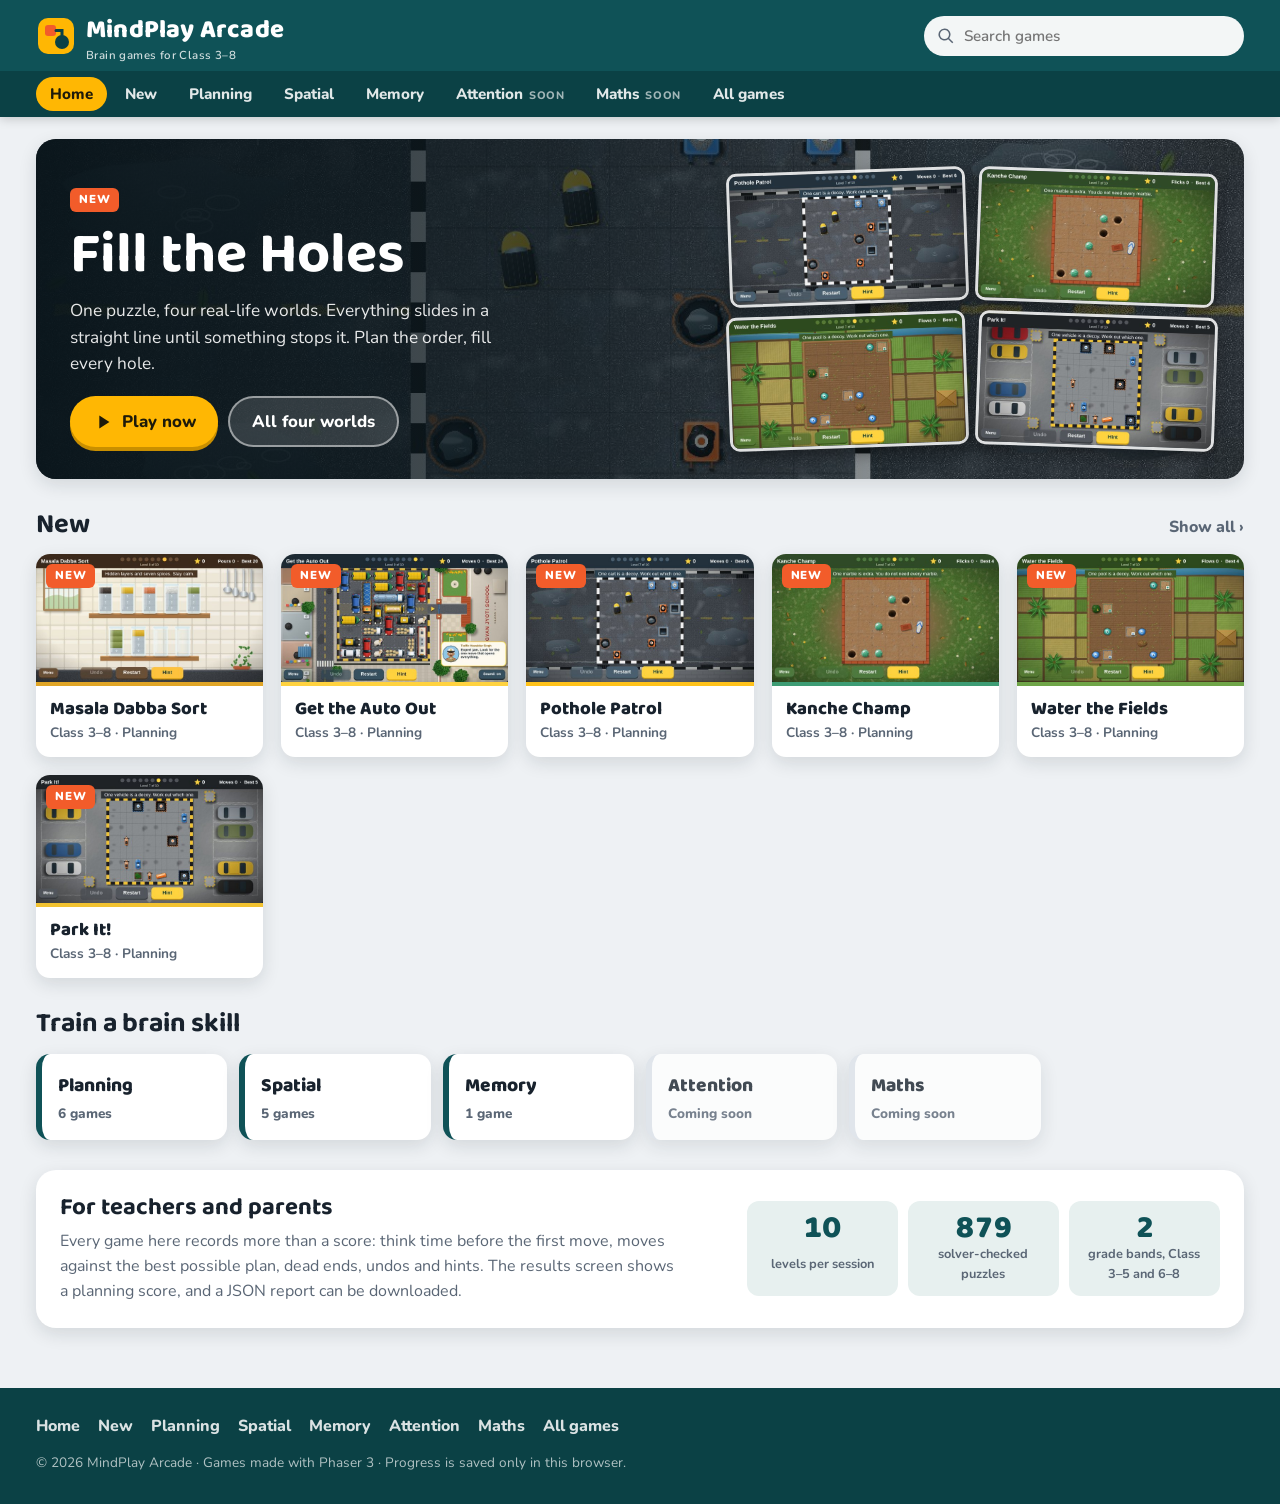
<file: index.html>
<!DOCTYPE html>
<html lang="en">
<head>
  <meta charset="UTF-8">
  <meta name="viewport" content="width=device-width, initial-scale=1, viewport-fit=cover">
  <title>MindPlay Arcade</title>
  <meta name="description" content="Free brain games for Class 3 to 8: planning puzzles set in real Indian places.">
  <link rel="preconnect" href="https://fonts.googleapis.com">
  <link rel="preconnect" href="https://fonts.gstatic.com" crossorigin>
  <link href="https://fonts.googleapis.com/css2?family=Baloo+2:wght@600;800&family=Nunito:wght@400;600;700;800;900&display=swap" rel="stylesheet">
  <link rel="stylesheet" href="css/portal.css">
</head>
<body>
  <header class="site-header">
    <div class="wrap brand-row">
      <a class="logo" href="#home" aria-label="Home">
        <svg viewBox="0 0 40 40" aria-hidden="true">
          <rect x="2" y="2" width="36" height="36" rx="10" fill="#ffb703"/>
          <circle cx="26" cy="26" r="7" fill="#0b4145"/>
          <rect x="9" y="9" width="11" height="11" rx="3" fill="#f25c2a"/>
          <path d="M20 14.5h6v5" stroke="#0b4145" stroke-width="3" fill="none" stroke-linecap="round"/>
        </svg>
        <span><span data-site-name>MindPlay Arcade</span><small>Brain games for Class 3–8</small></span>
      </a>
      <form class="search" id="searchForm" role="search">
        <svg viewBox="0 0 24 24" aria-hidden="true"><path d="M10 4a6 6 0 1 1 0 12 6 6 0 0 1 0-12zm0-2a8 8 0 1 0 4.9 14.3l5.4 5.4 1.4-1.4-5.4-5.4A8 8 0 0 0 10 2z"/></svg>
        <input id="search" type="search" placeholder="Search games" aria-label="Search games" autocomplete="off">
      </form>
    </div>
    <div class="cat-bar-wrap">
      <nav class="wrap cat-bar" id="catBar" aria-label="Categories"></nav>
    </div>
  </header>

  <main class="wrap" id="view"></main>

  <footer class="site-footer">
    <div class="wrap foot-grid">
      <nav class="foot-nav" id="footNav" aria-label="Footer"></nav>
      <p class="foot-note">© <span data-site-year>2026</span> <span data-site-name>MindPlay Arcade</span> · Games made with Phaser 3 · Progress is saved only in this browser.</p>
    </div>
  </footer>

  <script src="js/Catalog.js"></script>
  <script src="js/ResultStore.js"></script>
  <script src="js/TileView.js"></script>
  <script src="js/HomeView.js"></script>
  <script src="js/CategoryView.js"></script>
  <script src="js/GameView.js"></script>
  <script src="js/Router.js"></script>
  <script src="js/PortalApp.js"></script>
</body>
</html>
</file>
<file: css/portal.css>
/* MindPlay Arcade — game portal styles
   Layout: sticky brand bar + scrolling category strip, a wide featured banner,
   then tile grids in sections; each game gets its own page with a 16:9 player. */
:root {
  --bg: #eef1f4;
  --surface: #ffffff;
  --ink: #18222d;
  --muted: #5a6675;
  --line: #dde3ea;
  --brand: #0f5257;
  --brand-ink: #ffffff;
  --brand-2: #0b4145;
  --accent: #ffb703;
  --accent-ink: #1e1a0a;
  --hot: #f25c2a;
  --chip: #e7f0ef;
  --chip-ink: #0f5257;
  --shadow: 0 6px 18px rgba(18, 34, 45, 0.12);
  --display: "Baloo 2", "Trebuchet MS", Arial, sans-serif;
  --body: "Nunito", "Segoe UI", Arial, sans-serif;
  --radius: 14px;
  color-scheme: light;
}
@media (prefers-color-scheme: dark) {
  :root:not([data-theme="light"]) {
    --bg: #11171c;
    --surface: #1b232b;
    --ink: #eef2f6;
    --muted: #9eabb9;
    --line: #2b3640;
    --brand: #0c4448;
    --brand-2: #08353a;
    --chip: #203a3c;
    --chip-ink: #bfe6e2;
    --shadow: 0 6px 18px rgba(0, 0, 0, 0.4);
    color-scheme: dark;
  }
}
:root[data-theme="dark"] {
  --bg: #11171c;
  --surface: #1b232b;
  --ink: #eef2f6;
  --muted: #9eabb9;
  --line: #2b3640;
  --brand: #0c4448;
  --brand-2: #08353a;
  --chip: #203a3c;
  --chip-ink: #bfe6e2;
  --shadow: 0 6px 18px rgba(0, 0, 0, 0.4);
  color-scheme: dark;
}

* { box-sizing: border-box; }
html, body { margin: 0; }
body {
  background: var(--bg);
  color: var(--ink);
  font: 16px/1.55 var(--body);
}
a { color: inherit; }
img { max-width: 100%; display: block; }
h1, h2, h3 { font-family: var(--display); line-height: 1.15; margin: 0; text-wrap: balance; }
:focus-visible { outline: 3px solid var(--accent); outline-offset: 2px; }
.wrap {
  max-width: 1240px;
  margin: 0 auto;
  padding-left: max(16px, env(safe-area-inset-left, 0px));
  padding-right: max(16px, env(safe-area-inset-right, 0px));
}

/* ---------------- header */
body::before {
  content: "";
  position: fixed;
  inset: 0 0 auto;
  height: env(safe-area-inset-top, 0px);
  background: var(--brand);
  z-index: 10;
}
.site-header {
  position: sticky;
  top: env(safe-area-inset-top, 0px);
  z-index: 5;
  background: var(--brand);
  color: var(--brand-ink);
  box-shadow: 0 2px 10px rgba(0, 0, 0, 0.18);
}
.brand-row {
  display: flex;
  align-items: center;
  gap: 16px;
  padding-block: 10px;
}
.logo {
  display: flex;
  align-items: center;
  gap: 10px;
  text-decoration: none;
  font-family: var(--display);
  font-weight: 800;
  font-size: 1.6rem;
  letter-spacing: 0.2px;
  white-space: nowrap;
}
.logo svg { width: 40px; height: 40px; flex: none; }
.logo small {
  display: block;
  font: 600 0.72rem/1 var(--body);
  opacity: 0.8;
  letter-spacing: 0.4px;
}
.search {
  margin-left: auto;
  flex: 0 1 320px;
  min-width: 0;
  position: relative;
}
.search input {
  width: 100%;
  border: 0;
  border-radius: 999px;
  padding: 10px 16px 10px 40px;
  font: 600 0.95rem var(--body);
  background: rgba(255, 255, 255, 0.95);
  color: #18222d;
}
.search svg { position: absolute; left: 13px; top: 50%; width: 18px; height: 18px; transform: translateY(-50%); fill: #5a6675; }
.cat-bar-wrap { background: var(--brand-2); }
.cat-bar {
  display: flex;
  gap: 4px;
  overflow-x: auto;
  scrollbar-width: none;
  padding-block: 6px;
}
.cat-bar::-webkit-scrollbar { display: none; }
.cat-bar a {
  flex: none;
  text-decoration: none;
  font: 800 0.95rem var(--body);
  padding: 7px 14px;
  border-radius: 999px;
  color: rgba(255, 255, 255, 0.88);
}
.cat-bar a small {
  margin-left: 6px;
  font-size: 0.68rem;
  text-transform: uppercase;
  letter-spacing: 0.6px;
  opacity: 0.7;
}
.cat-bar a:hover { background: rgba(255, 255, 255, 0.1); color: #fff; }
.cat-bar a.is-active { background: var(--accent); color: var(--accent-ink); }

/* ---------------- hero */
main { padding-block: 22px 40px; }
.hero {
  position: relative;
  overflow: hidden;
  border-radius: 20px;
  min-height: 340px;
  background-color: #0d1a20;
  background-position: center;
  background-size: cover;
  background-repeat: no-repeat;
  color: #fff;
  display: grid;
  grid-template-columns: minmax(0, 1.1fr) minmax(0, 0.9fr);
  align-items: end;
  box-shadow: var(--shadow);
}
.hero-shade {
  position: absolute;
  inset: 0;
  background: linear-gradient(90deg, rgba(8, 20, 26, 0.92) 0%, rgba(8, 20, 26, 0.7) 45%, rgba(8, 20, 26, 0.15) 100%);
}
.hero-text { position: relative; padding: 34px 34px 32px; display: grid; gap: 10px; justify-items: start; }
.hero h1 { font-size: clamp(2.2rem, 5vw, 3.6rem); }
.hero-sub { margin: 0; max-width: 46ch; font-size: 1.08rem; color: rgba(255, 255, 255, 0.9); }
.hero-actions { display: flex; flex-wrap: wrap; gap: 10px; margin-top: 8px; }
.hero-worlds {
  position: relative;
  display: grid;
  grid-template-columns: repeat(2, minmax(0, 1fr));
  gap: 10px;
  padding: 28px;
  align-self: center;
}
.hero-worlds img {
  border-radius: 10px;
  border: 3px solid rgba(255, 255, 255, 0.85);
  box-shadow: 0 6px 16px rgba(0, 0, 0, 0.4);
  aspect-ratio: 16 / 9;
  object-fit: cover;
}
.hero-worlds img:nth-child(odd) { transform: rotate(-2deg); }
.hero-worlds img:nth-child(even) { transform: rotate(2deg); }

/* ---------------- buttons, badges, chips */
.btn {
  display: inline-flex;
  align-items: center;
  gap: 8px;
  text-decoration: none;
  font: 800 1.05rem var(--body);
  padding: 12px 22px;
  border-radius: 999px;
  border: 0;
  cursor: pointer;
}
.btn svg { width: 22px; height: 22px; fill: currentColor; }
.btn-play { background: var(--accent); color: var(--accent-ink); box-shadow: 0 4px 0 #c98f00; }
.btn-play:hover { transform: translateY(-1px); }
.btn-ghost { background: rgba(255, 255, 255, 0.14); color: #fff; border: 2px solid rgba(255, 255, 255, 0.5); }
.badge {
  display: inline-block;
  font: 900 0.72rem/1 var(--body);
  text-transform: uppercase;
  letter-spacing: 0.8px;
  padding: 6px 9px;
  border-radius: 6px;
}
.badge-new { background: var(--hot); color: #fff; }
.chips { display: flex; flex-wrap: wrap; gap: 6px; }
.chip {
  font: 800 0.8rem var(--body);
  padding: 5px 10px;
  border-radius: 999px;
  background: var(--chip);
  color: var(--chip-ink);
}
.chip-new { background: var(--hot); color: #fff; }
.chip-skill { background: var(--accent); color: var(--accent-ink); }

/* ---------------- sections and tiles */
.block { margin-top: 30px; }
.page-top { margin-top: 4px; }
.block-head { display: flex; align-items: baseline; gap: 12px; margin-bottom: 14px; }
.block-head h2 { font-size: 1.7rem; }
.block-head h2 a { text-decoration: none; }
.block-head h2 a:hover { color: var(--brand); }
.page-title { font-size: 2.1rem; }
.count, .show-all { color: var(--muted); font-weight: 800; }
.show-all { margin-left: auto; text-decoration: none; }
.show-all:hover { color: var(--ink); }
.tile-grid {
  display: grid;
  grid-template-columns: repeat(auto-fill, minmax(220px, 1fr));
  gap: 18px;
}
.tile {
  display: flex;
  flex-direction: column;
  text-decoration: none;
  background: var(--surface);
  border-radius: var(--radius);
  overflow: hidden;
  box-shadow: var(--shadow);
  transition: transform 0.18s ease, box-shadow 0.18s ease;
}
.tile:hover { transform: translateY(-4px); box-shadow: 0 12px 24px rgba(18, 34, 45, 0.2); }
.tile-media { position: relative; display: block; aspect-ratio: 16 / 9; background: #0d1a20; }
.tile-media img { width: 100%; height: 100%; object-fit: cover; }
.tile-media .badge { position: absolute; top: 10px; left: 10px; }
.tile-play {
  position: absolute;
  inset: 0;
  display: grid;
  place-items: center;
  background: rgba(8, 20, 26, 0.35);
  opacity: 0;
  transition: opacity 0.18s ease;
}
.tile-play svg {
  width: 58px;
  height: 58px;
  padding: 14px 12px 14px 16px;
  border-radius: 50%;
  background: var(--accent);
  fill: var(--accent-ink);
}
.tile:hover .tile-play, .tile:focus-visible .tile-play { opacity: 1; }
.tile-body { display: grid; gap: 2px; padding: 12px 14px 14px; border-top: 4px solid var(--tile-accent, var(--accent)); }
.tile-title { font: 800 1.15rem/1.2 var(--display); }
.tile-meta { font-size: 0.85rem; color: var(--muted); font-weight: 700; }

.skills { display: grid; grid-template-columns: repeat(auto-fill, minmax(170px, 1fr)); gap: 12px; }
.skill {
  text-decoration: none;
  background: var(--surface);
  border-radius: var(--radius);
  padding: 16px;
  display: grid;
  gap: 2px;
  box-shadow: var(--shadow);
  border-left: 6px solid var(--brand);
}
.skill:hover { transform: translateY(-2px); }
.skill-name { font: 800 1.2rem var(--display); }
.skill-count { font-size: 0.85rem; font-weight: 800; color: var(--muted); }
.skill-soon { border-left-color: var(--line); opacity: 0.8; }

.teachers {
  background: var(--surface);
  border-radius: 20px;
  padding: 24px;
  display: grid;
  grid-template-columns: minmax(0, 1.4fr) minmax(0, 1fr);
  gap: 24px;
  align-items: center;
  box-shadow: var(--shadow);
}
.teachers p { margin: 8px 0 0; color: var(--muted); max-width: 62ch; }
.facts { list-style: none; margin: 0; padding: 0; display: grid; grid-template-columns: repeat(3, minmax(0, 1fr)); gap: 10px; }
.facts li { background: var(--chip); border-radius: 12px; padding: 12px; text-align: center; display: grid; }
.facts strong { font: 800 2rem/1 var(--display); color: var(--chip-ink); font-variant-numeric: tabular-nums; }
.facts span { font-size: 0.8rem; font-weight: 700; color: var(--muted); }

.empty, .muted { color: var(--muted); }
.soon {
  background: var(--surface);
  border-radius: 20px;
  padding: 34px;
  text-align: center;
  display: grid;
  gap: 10px;
  justify-items: center;
  box-shadow: var(--shadow);
}
.soon p { margin: 0; color: var(--muted); }

/* ---------------- game page */
.crumbs { display: flex; flex-wrap: wrap; gap: 8px; font-weight: 800; font-size: 0.9rem; color: var(--muted); margin-bottom: 12px; }
.crumbs a { text-decoration: none; color: var(--brand); }
:root[data-theme="dark"] .crumbs a { color: #7fd0c8; }
@media (prefers-color-scheme: dark) { :root:not([data-theme="light"]) .crumbs a { color: #7fd0c8; } }
.game-layout { display: grid; grid-template-columns: minmax(0, 2fr) minmax(0, 1fr); gap: 20px; align-items: start; }
.player {
  position: relative;
  aspect-ratio: 16 / 9;
  max-width: 100%;
  border-radius: 16px;
  overflow: hidden;
  background: #0d1a20;
  box-shadow: var(--shadow);
}
.player-poster { position: absolute; inset: 0; width: 100%; height: 100%; object-fit: cover; }
.player-shade { position: absolute; inset: 0; background: rgba(8, 20, 26, 0.5); }
.player-start {
  position: absolute;
  inset: 0;
  display: grid;
  place-content: center;
  justify-items: center;
  gap: 12px;
  border: 0;
  background: none;
  color: #fff;
  cursor: pointer;
  font: 800 1.3rem var(--display);
}
.player-btn {
  width: 96px;
  height: 96px;
  border-radius: 50%;
  background: var(--accent);
  display: grid;
  place-items: center;
  box-shadow: 0 6px 0 #c98f00, 0 10px 30px rgba(0, 0, 0, 0.4);
  transition: transform 0.15s ease;
}
.player-btn svg { width: 46px; height: 46px; fill: var(--accent-ink); margin-left: 6px; }
.player-start:hover .player-btn { transform: scale(1.06); }
.player-frame { position: absolute; inset: 0; width: 100%; height: 100%; border: 0; background: #000; }
.player.is-playing .player-start, .player.is-playing .player-shade, .player.is-playing .player-poster { display: none; }
.player:fullscreen { border-radius: 0; }

.toolbar { display: flex; flex-wrap: wrap; align-items: center; gap: 12px; margin-top: 14px; }
.game-title { font-size: 2rem; }
.toolbar-actions { margin-left: auto; display: flex; flex-wrap: wrap; gap: 8px; }
.tool {
  display: inline-flex;
  align-items: center;
  gap: 6px;
  border: 2px solid var(--line);
  background: var(--surface);
  color: var(--ink);
  border-radius: 999px;
  padding: 7px 14px;
  font: 800 0.9rem var(--body);
  cursor: pointer;
  text-decoration: none;
}
.tool svg { width: 18px; height: 18px; fill: currentColor; }
.tool:hover { border-color: var(--brand); }
.game-tagline { margin: 6px 0 0; color: var(--muted); font-weight: 700; font-size: 1.05rem; }

.game-side { display: grid; gap: 16px; }
.card {
  background: var(--surface);
  border-radius: var(--radius);
  padding: 18px;
  box-shadow: var(--shadow);
  display: grid;
  gap: 10px;
}
.card p { margin: 0; }
.card h2 { font-size: 1.25rem; }
.result { display: grid; grid-template-columns: repeat(3, minmax(0, 1fr)); gap: 8px; }
.result div { background: var(--chip); border-radius: 10px; padding: 10px 6px; text-align: center; display: grid; }
.result strong { font: 800 1.5rem/1 var(--display); color: var(--chip-ink); font-variant-numeric: tabular-nums; }
.result span { font-size: 0.75rem; font-weight: 800; color: var(--muted); }

.howto {
  margin: 0;
  padding: 18px 18px 18px 40px;
  background: var(--surface);
  border-radius: var(--radius);
  box-shadow: var(--shadow);
  display: grid;
  gap: 8px;
  max-width: 900px;
}
.howto li { padding-left: 4px; }

/* ---------------- footer */
.site-footer { background: var(--brand-2); color: rgba(255, 255, 255, 0.85); padding-block: 26px 30px; margin-top: 20px; }
.foot-grid { display: grid; gap: 14px; }
.foot-nav { display: flex; flex-wrap: wrap; gap: 6px 18px; }
.foot-nav a { text-decoration: none; font-weight: 800; }
.foot-nav a:hover { color: var(--accent); }
.foot-nav small { display: none; }
.foot-note { font-size: 0.85rem; opacity: 0.8; margin: 0; }

/* ---------------- responsive */
@media (max-width: 900px) {
  .hero { grid-template-columns: minmax(0, 1fr); }
  .hero-shade { background: linear-gradient(180deg, rgba(8, 20, 26, 0.72) 0%, rgba(8, 20, 26, 0.9) 100%); }
  .hero-worlds { display: none; }
  .game-layout { grid-template-columns: minmax(0, 1fr); }
  .teachers { grid-template-columns: minmax(0, 1fr); }
}
@media (max-width: 560px) {
  .brand-row { flex-wrap: wrap; }
  .search { flex: 1 1 100%; }
  .logo { font-size: 1.35rem; }
  .hero-text { padding: 24px 20px; }
  .tile-grid { grid-template-columns: repeat(auto-fill, minmax(150px, 1fr)); gap: 12px; }
  .tile-title { font-size: 1rem; }
  .facts { grid-template-columns: minmax(0, 1fr); }
  .toolbar-actions { margin-left: 0; }
  .tool span { display: none; }
}
@media (prefers-reduced-motion: reduce) {
  * { transition: none !important; }
}
</file>
